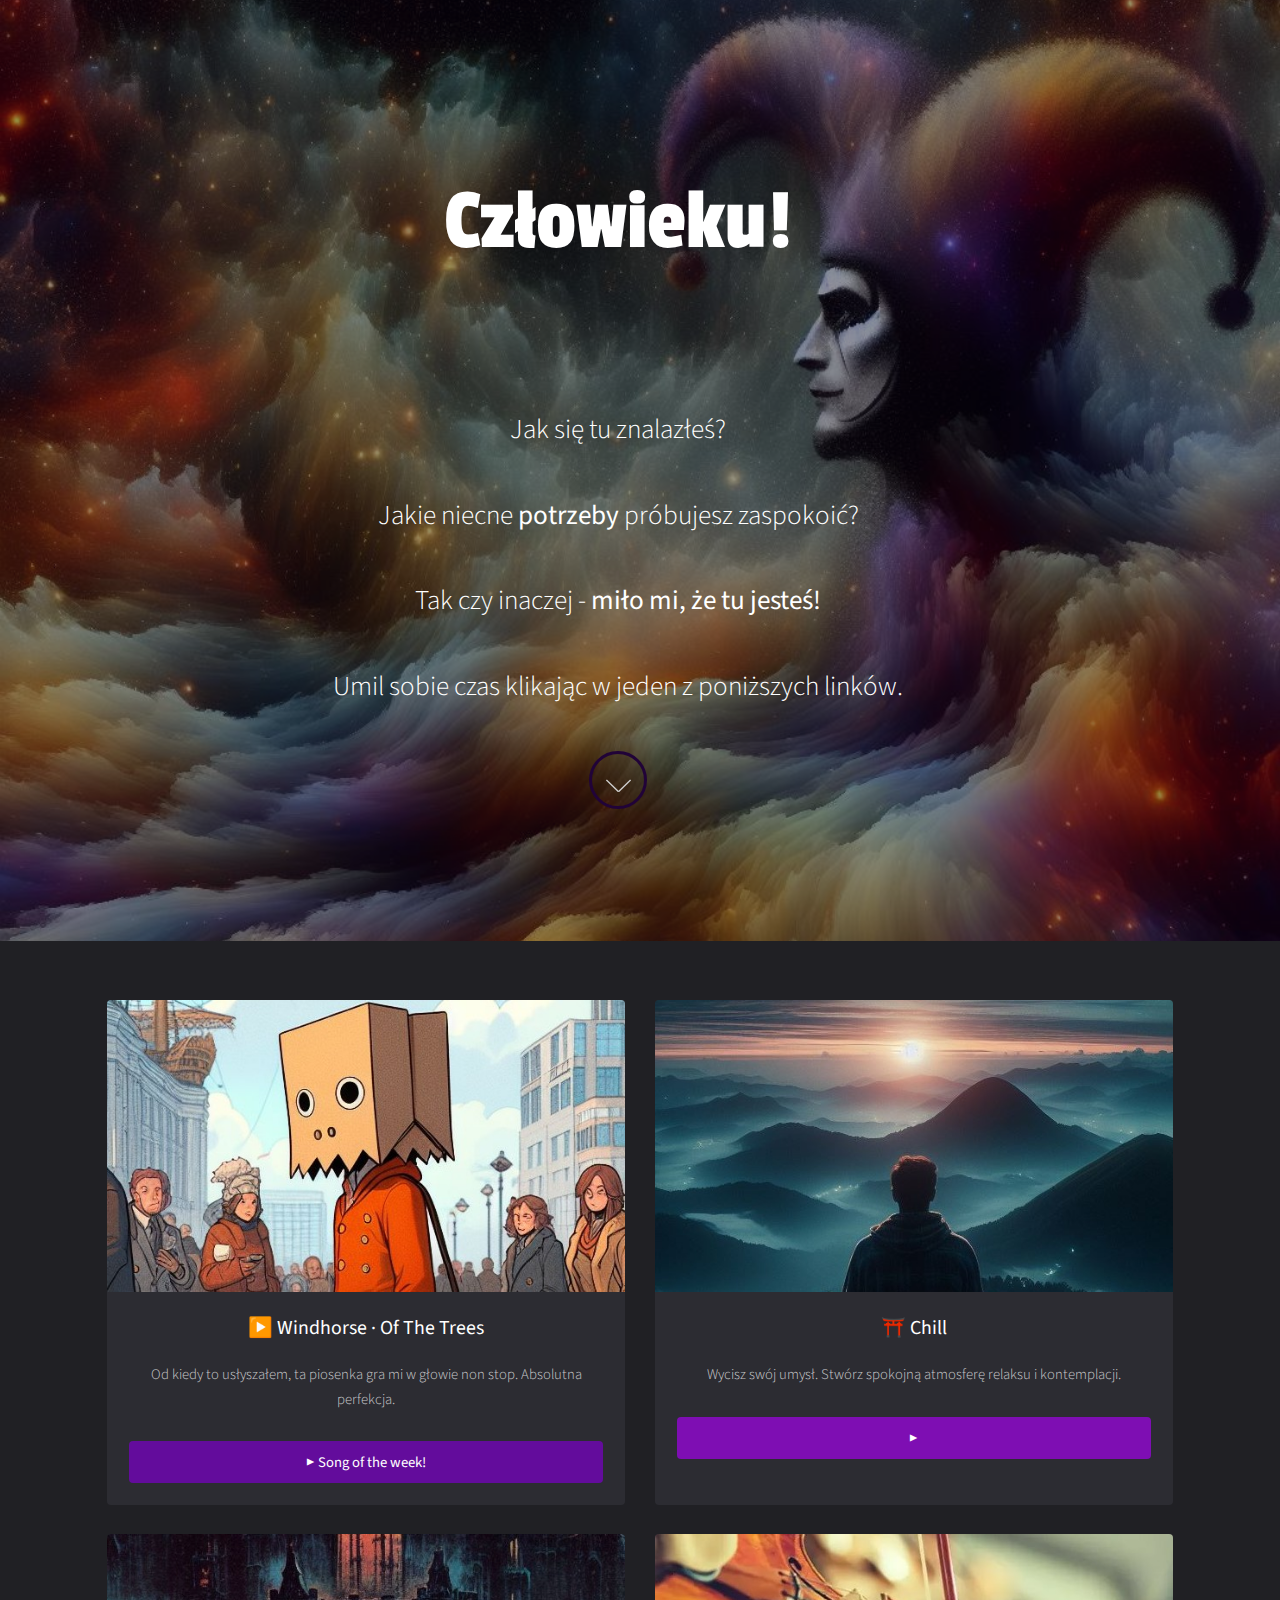
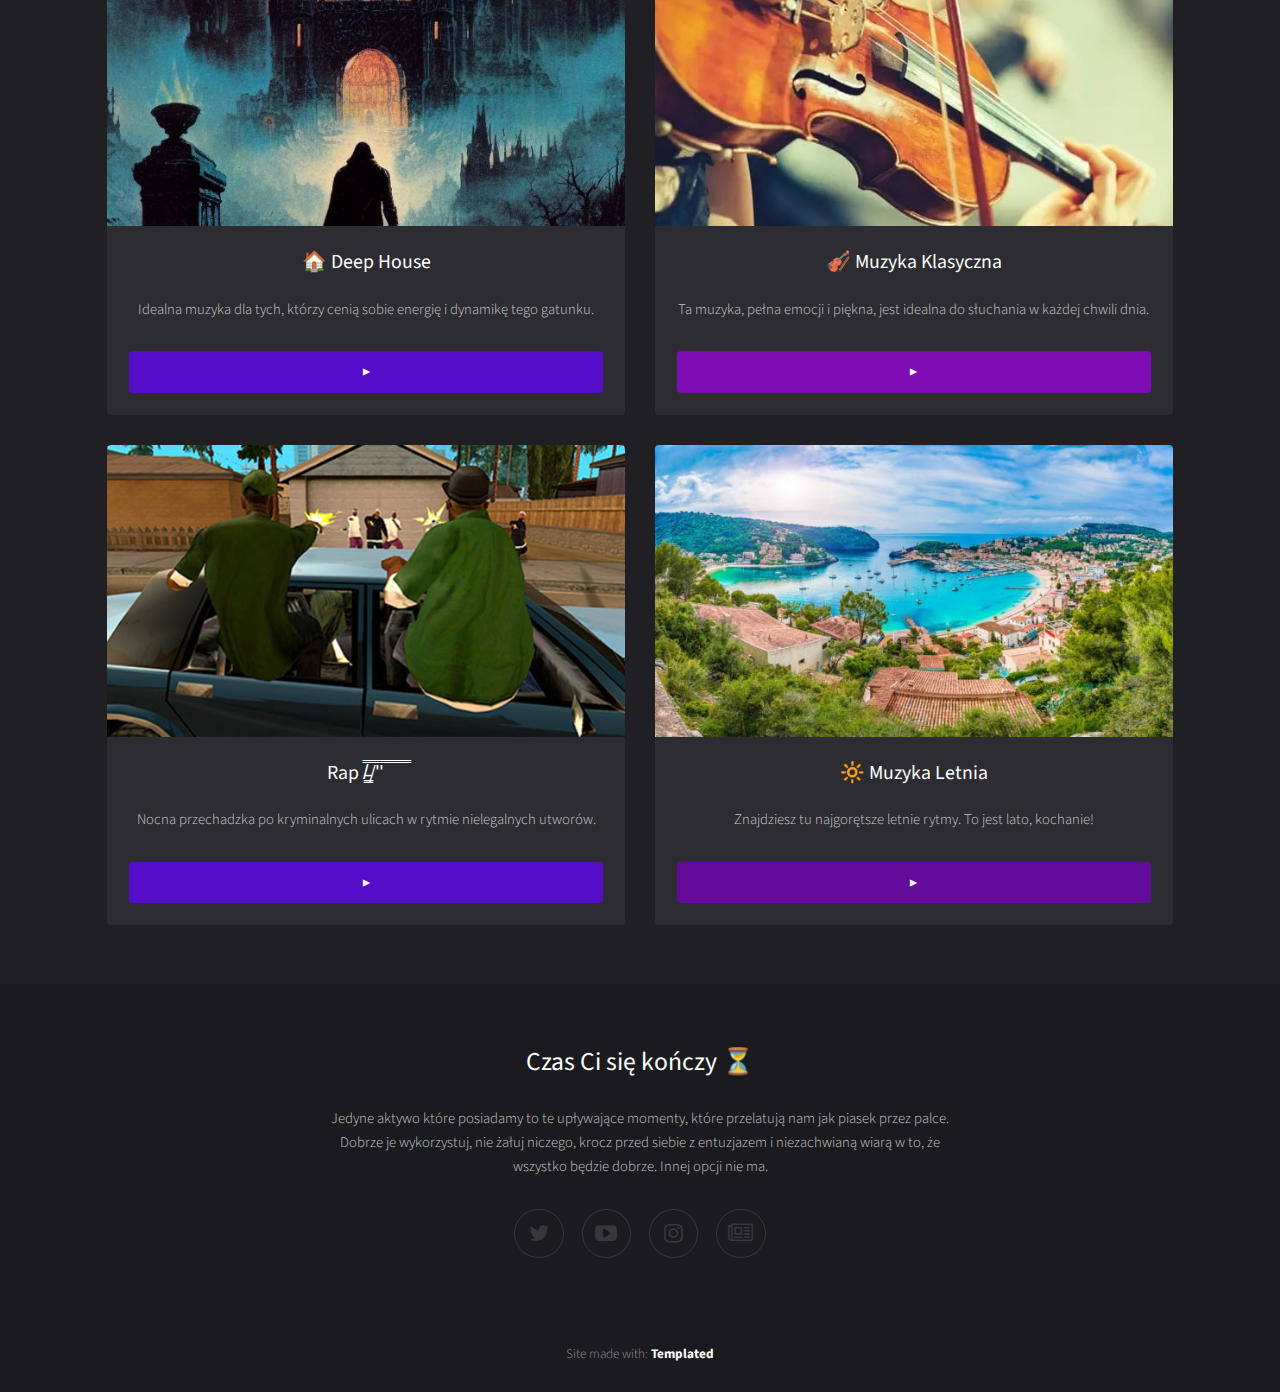
<file: index.html>
<!DOCTYPE html>

<html>
  <head>
    <title>We all jesters</title>
    <meta charset="utf-8" />
    <meta
      name="robots"
      content="index, follow, max-image-preview:large, max-snippet:-1, max-video-preview:-1"
    />
    <meta
      name="description"
      content="A curated collection of YouTube music playlists spanning various genres, including house, deep house, chillstep, classical music, rap, and more."
    />
    <meta
      name="keywords"
      content="YouTube playlists, chillstep, music, house, deep house, classical, rap, genre"
    />
    <meta name="viewport" content="width=device-width, initial-scale=1" />
    <link rel="stylesheet" href="assets/css/main.css" />
    <link
      rel="shortcut icon"
      type="image/png"
      href="logo-jester-big-removebg-preview.png"
    />
  </head>
  <body id="top">
    <!-- Banner -->
    <!--
				To use a video as your background, set data-video to the name of your video without
				its extension (eg. images/banner). Your video must be available in both .mp4 and .webm
				formats to work correctly.
			-->
    <section id="banner" data-video="images/banner1">
      <div class="inner">
        <header>
          <h1>Człowieku!</h1>
          <p style="padding-top: 2rem">Jak się tu znalazłeś?</p>
          <p>Jakie niecne <b>potrzeby</b> próbujesz zaspokoić?</p>
          <p>Tak czy inaczej - <b>miło mi, że tu jesteś!</b></p>
          <p>Umil sobie czas klikając w jeden z poniższych linków.</p>
          <a href="#main" class="more">Learn More</a>
        </header>
      </div>
    </section>

    <!-- Main -->
    <div id="main">
      <div class="inner">
        <!-- Boxes https://img.youtube.com/vi/E5gSluSDXaU/0.jpg -->
        <div class="thumbnails">
          <div class="box">
            <a
              href="https://youtu.be/QkTIrTkrupc?si=Lvgpz9zGz98gOGgZ"
              class="image fit"
              ><img
                src="images/AI-BagOnHead-jesters.jpg"
                alt="Character walking at the street with the paper bag on the head"
                width="600"
                height="338"
            /></a>

            <div class="inner">
              <h3>▶️ Windhorse · Of The Trees</h3>
              <p>
                Od kiedy to usłyszałem, ta piosenka gra mi w głowie non stop.
                Absolutna perfekcja.
              </p>
              <a
                href="https://youtu.be/QkTIrTkrupc?si=Lvgpz9zGz98gOGgZ"
                class="button fit"
                data-poptrox="youtube,800x400"
                >▶ Song of the week!</a
              >
            </div>
          </div>

          <!-- <div class="box">
            <a
              href="https://youtu.be/AMTO5HeygfA?list=PLwn3xi7ol0hoYSSFuiqUaFzMgL87ESi6L"
              class="image fit"
              ><img
                src="images/p2.jpg"
                alt="Silent Mind relax and calmness"
                width="600"
                height="338"
            /></a>
            <div class="inner">
              <h3>⛩️ Chill</h3>
              <p>
                Wycisz swój umysł. Stwórz spokojną atmosferę relaksu i
                kontemplacji.
              </p>
              <a
                href="https://youtube.com/playlist?list=PLwn3xi7ol0hoYSSFuiqUaFzMgL87ESi6L&si=m1sHrAIfpIpTQn16"
                class="button style2 fit"
                data-poptrox="youtube,800x400"
                >▶​</a
              >
            </div>
          </div>
          <div class="box">
            <a
              href="https://youtu.be/AMTO5HeygfA?list=PLwn3xi7ol0hoYSSFuiqUaFzMgL87ESi6L"
              class="image fit"
              ><img
                src="images/p2.jpg"
                alt="Silent Mind relax and calmness"
                width="600"
                height="338"
            /></a>
            <div class="inner">
              <h3>⛩️ Chill</h3>
              <p>
                Wycisz swój umysł. Stwórz spokojną atmosferę relaksu i
                kontemplacji.
              </p>
              <a
                href="https://youtube.com/playlist?list=PLwn3xi7ol0hoYSSFuiqUaFzMgL87ESi6L&si=m1sHrAIfpIpTQn16"
                class="button style2 fit"
                data-poptrox="youtube,800x400"
                >▶​</a
              >
            </div>
          </div> -->
          <div class="box">
            <a
              href="https://youtu.be/AMTO5HeygfA?list=PLwn3xi7ol0hoYSSFuiqUaFzMgL87ESi6L"
              class="image fit"
              ><img
                src="images/p2.jpg"
                alt="Silent Mind relax and calmness"
                width="600"
                height="338"
            /></a>
            <div class="inner">
              <h3>⛩️ Chill</h3>
              <p>
                Wycisz swój umysł. Stwórz spokojną atmosferę relaksu i
                kontemplacji.
              </p>
              <a
                href="https://www.youtube.com/watch?v=MO8C00bIKvM&list=PLwn3xi7ol0hoYSSFuiqUaFzMgL87ESi6L&pp=gAQBiAQB"
                class="button style2 fit"
                data-poptrox="youtube,800x400"
                >▶​</a
              >
            </div>
          </div>
          <div class="box">
            <a
              href="https://youtu.be/AzuFpL0xDmE?list=PLwn3xi7ol0hp8u8_FcH2FZeesgfAjbYal"
              class="image fit"
              ><img
                src="images/p3.jpg"
                alt="deep house palace"
                width="600"
                height="338"
            /></a>
            <div class="inner">
              <h3>🏠 Deep House</h3>
              <p>
                Idealna muzyka dla tych, którzy cenią sobie energię i dynamikę
                tego gatunku.
              </p>
              <a
                href="https://www.youtube.com/watch?v=XD9h53oEVG8&list=PLwn3xi7ol0hp8u8_FcH2FZeesgfAjbYal"
                class="button style3 fit"
                data-poptrox="youtube,800x400"
                >▶​</a
              >
            </div>
          </div>

          <div class="box">
            <a
              href="https://youtu.be/9cNQFB0TDfY?list=PLwn3xi7ol0hoyXlKATy1wOfATewjHb6HP"
              class="image fit"
              ><img
                src="images/p4.jpg"
                alt="girl playing violin"
                width="600"
                height="338"
            /></a>
            <div class="inner">
              <h3>🎻 Muzyka Klasyczna</h3>
              <p>
                Ta muzyka, pełna emocji i piękna, jest idealna do słuchania w
                każdej chwili dnia.
              </p>
              <a
                href="https://youtube.com/playlist?list=PLwn3xi7ol0hoyXlKATy1wOfATewjHb6HP&si=E8WSOh-2XTd7lLpw"
                class="button style2 fit"
                data-poptrox="youtube,800x400"
                >▶​</a
              >
            </div>
          </div>

          <div class="box">
            <a
              href="https://youtu.be/sPWVejVQcE0?list=PLwn3xi7ol0hpIN8xA7--26M5XdLW1S4Hk"
              class="image fit"
              ><img
                src="images/p5.jpg"
                alt="gun battles on the San Andreas streets"
                width="600"
                height="338"
            /></a>
            <div class="inner">
              <h3>Rap /̵͇̿̿/'̿'̿ ̿ ̿̿ ̿̿ ̿̿</h3>
              <p>
                Nocna przechadzka po kryminalnych ulicach w rytmie nielegalnych
                utworów.
              </p>
              <a
                href="https://youtube.com/playlist?list=PLwn3xi7ol0hpIN8xA7--26M5XdLW1S4Hk&si=aYSN2DQ6mu-epSsU"
                class="button style3 fit"
                data-poptrox="youtube,800x400"
                >▶​</a
              >
            </div>
          </div>

          <div class="box">
            <a
              href="https://www.youtube.com/watch?v=OvNAo2tPCBo&list=PLwn3xi7ol0hoc8fuStrWf8CuJJ0j8Y1on&pp=gAQB"
              class="image fit"
              ><img
                src="images/p6.jpg"
                alt="Sunny beach in Mallorca"
                width="600"
                height="338"
            /></a>
            <div class="inner">
              <h3>🔆 Muzyka Letnia</h3>
              <p>
                Znajdziesz tu najgorętsze letnie rytmy. To jest lato, kochanie!
              </p>
              <a
                href="https://www.youtube.com/watch?v=OvNAo2tPCBo&list=PLwn3xi7ol0hoc8fuStrWf8CuJJ0j8Y1on&pp=gAQB"
                class="button fit"
                data-poptrox="youtube,800x400"
                >▶​</a
              >
            </div>
          </div>
        </div>
      </div>
    </div>

    <!-- Footer -->
    <footer id="footer">
      <div class="inner">
        <h2>Czas Ci się kończy ⏳</h2>

        <p>
          Jedyne aktywo które posiadamy to te upływające momenty, które
          przelatują nam jak piasek przez palce. Dobrze je wykorzystuj, nie
          żałuj niczego, krocz przed siebie z entuzjazem i niezachwianą wiarą w
          to, że wszystko będzie dobrze. Innej opcji nie ma.
        </p>

        <p></p>
        <ul class="icons">
          <li>
            <a href="https://x.com/JesterPawel" class="icon fa-twitter"
              ><span class="label">X-Twitter</span></a
            >
          </li>
          <li>
            <a
              href="https://www.youtube.com/@uuhuu"
              class="icon fa-youtube-play"
              ><span class="label">Facebook</span></a
            >
          </li>
          <li>
            <a
              href="https://www.instagram.com/nieznanypodlasianin/"
              class="icon fa-instagram"
              ><span class="label">Instagram</span></a
            >
          </li>
          <li>
            <a
              href="https://propagandablog.netlify.app/"
              class="icon fa-newspaper-o"
              ><span class="label">Blog</span></a
            >
          </li>
        </ul>
      </div>
    </footer>

    <div class="copyright">
      <!-- Future blog site -->
      <!-- <p><a href="blog.html">Here you can read more</a></p> -->
      Site made with: <a href="https://templated.co/">Templated</a>
    </div>

    <!-- Scripts -->
    <script src="assets/js/jquery.min.js"></script>
    <script src="assets/js/jquery.scrolly.min.js"></script>
    <script src="assets/js/jquery.poptrox.min.js"></script>
    <script src="assets/js/skel.min.js"></script>
    <script src="assets/js/util.js"></script>
    <script src="assets/js/main.js"></script>
  </body>
</html>
</file>
<file: assets/css/main.css>
@charset "UTF-8";
@import url(font-awesome.min.css);
@import url("https://fonts.googleapis.com/css?family=Source+Sans+Pro:300,400|Passion+One:400");

/*
	Full Motion by TEMPLATED
	templated.co @templatedco
	Released for free under the Creative Commons Attribution 3.0 license (templated.co/license)
*/

/* Reset */

html,
body,
div,
span,
applet,
object,
iframe,
h1,
h2,
h3,
h4,
h5,
h6,
p,
blockquote,
pre,
a,
abbr,
acronym,
address,
big,
cite,
code,
del,
dfn,
em,
img,
ins,
kbd,
q,
s,
samp,
small,
strike,
strong,
sub,
sup,
tt,
var,
b,
u,
i,
center,
dl,
dt,
dd,
ol,
ul,
li,
fieldset,
form,
label,
legend,
table,
caption,
tbody,
tfoot,
thead,
tr,
th,
td,
article,
aside,
canvas,
details,
embed,
figure,
figcaption,
footer,
header,
hgroup,
menu,
nav,
output,
ruby,
section,
summary,
time,
mark,
audio,
video {
  margin: 0;
  padding: 0;
  border: 0;
  font-size: 100%;
  font: inherit;
  vertical-align: baseline;
}
.image.fit img {
  width: 100%;
  height: auto;
}
article,
aside,
details,
figcaption,
figure,
footer,
header,
hgroup,
menu,
nav,
section {
  display: block;
}

body {
  line-height: 1;
}

ol,
ul {
  list-style: none;
}

blockquote,
q {
  quotes: none;
}

blockquote:before,
blockquote:after,
q:before,
q:after {
  content: "";
  content: none;
}

table {
  border-collapse: collapse;
  border-spacing: 0;
}

body {
  -webkit-text-size-adjust: none;
}

/* Box Model */

*,
*:before,
*:after {
  -moz-box-sizing: border-box;
  -webkit-box-sizing: border-box;
  box-sizing: border-box;
}

/* Basic */

@-ms-viewport {
  width: device-width;
}

body {
  -ms-overflow-style: scrollbar;
}

@media screen and (max-width: 480px) {
  html,
  body {
    min-width: 320px;
  }
}

body {
  background: #202024;
}

body.is-loading *,
body.is-loading *:before,
body.is-loading *:after {
  -moz-animation: none !important;
  -webkit-animation: none !important;
  -ms-animation: none !important;
  animation: none !important;
  -moz-transition: none !important;
  -webkit-transition: none !important;
  -ms-transition: none !important;
  transition: none !important;
}

/* Type */

body,
input,
select,
textarea {
  color: rgba(255, 255, 255, 0.75);
  font-family: "Source Sans Pro", sans-serif;
  font-size: 14pt;
  font-weight: 300;
  line-height: 1.65;
}

@media screen and (max-width: 1680px) {
  body,
  input,
  select,
  textarea {
    font-size: 11pt;
  }
}

@media screen and (max-width: 1280px) {
  body,
  input,
  select,
  textarea {
    font-size: 11pt;
  }
}

@media screen and (max-width: 980px) {
  body,
  input,
  select,
  textarea {
    font-size: 12pt;
  }
}

@media screen and (max-width: 736px) {
  body,
  input,
  select,
  textarea {
    font-size: 12pt;
  }
}

@media screen and (max-width: 480px) {
  body,
  input,
  select,
  textarea {
    font-size: 12pt;
  }
}

a {
  -moz-transition: background-color 0.2s ease-in-out, color 0.2s ease-in-out;
  -webkit-transition: background-color 0.2s ease-in-out, color 0.2s ease-in-out;
  -ms-transition: background-color 0.2s ease-in-out, color 0.2s ease-in-out;
  transition: background-color 0.2s ease-in-out, color 0.2s ease-in-out;
  color: rgba(255, 255, 255, 0.75);
  text-decoration: none;
  border-bottom: 1px dotted;
  outline: 0;
}

a:hover {
  color: #fff;
  border: none;
}

strong,
b {
  color: #fff;
  font-weight: 400;
}

em,
i {
  font-style: italic;
}

p {
  margin: 0 0 2em 0;
}

h1,
h2,
h3,
h4,
h5,
h6 {
  color: #fff;
  font-weight: 400;
  line-height: 1.5;
  margin: 0 0 1em 0;
}

h1 a,
h2 a,
h3 a,
h4 a,
h5 a,
h6 a {
  color: inherit;
  text-decoration: none;
}

h2 {
  font-size: 1.75em;
}

h3 {
  font-size: 1.35em;
}

h4 {
  font-size: 1.1em;
}

h5 {
  font-size: 0.9em;
}

h6 {
  font-size: 0.7em;
}

sub {
  font-size: 0.8em;
  position: relative;
  top: 0.5em;
}

sup {
  font-size: 0.8em;
  position: relative;
  top: -0.5em;
}

blockquote {
  border-left: solid 4px rgba(144, 144, 144, 0.25);
  font-style: italic;
  margin: 0 0 2em 0;
  padding: 0.5em 0 0.5em 2em;
}

code {
  background: rgba(144, 144, 144, 0.075);
  border-radius: 4px;
  border: solid 1px rgba(144, 144, 144, 0.25);
  font-family: "Courier New", monospace;
  font-size: 0.9em;
  margin: 0 0.25em;
  padding: 0.25em 0.65em;
}

pre {
  -webkit-overflow-scrolling: touch;
  font-family: "Courier New", monospace;
  font-size: 0.9em;
  margin: 0 0 2em 0;
}

pre code {
  display: block;
  line-height: 1.75;
  padding: 1em 1.5em;
  overflow-x: auto;
}

hr {
  border: 0;
  border-bottom: solid 1px rgba(144, 144, 144, 0.25);
  margin: 2em 0;
}

hr.major {
  margin: 3em 0;
}

.align-left {
  text-align: left;
}

.align-center {
  text-align: center;
}

.align-right {
  text-align: right;
}

/* Section/Article */

section.special,
article.special {
  text-align: center;
}

header p {
  color: rgba(255, 255, 255, 0.5);
  position: relative;
  margin: 0 0 1.5em 0;
}

header h2 + p {
  font-size: 1.25em;
  margin-top: -1em;
}

header h3 + p {
  font-size: 1.1em;
  margin-top: -0.8em;
}

header h4 + p,
header h5 + p,
header h6 + p {
  font-size: 0.9em;
  margin-top: -0.6em;
}

/* Box */

.thumbnails {
  display: -moz-flex;
  display: -webkit-flex;
  display: -ms-flex;
  display: flex;
  -moz-align-items: stretch;
  -webkit-align-items: stretch;
  -ms-align-items: stretch;
  align-items: stretch;
  -moz-justify-content: center;
  -webkit-justify-content: center;
  -ms-justify-content: center;
  justify-content: center;
  -moz-flex-wrap: wrap;
  -webkit-flex-wrap: wrap;
  -ms-flex-wrap: wrap;
  flex-wrap: wrap;
}

.thumbnails .box {
  margin: 0 1em 2em 1em;
  width: 30%;
}

@media screen and (max-width: 1280px) {
  .thumbnails .box {
    width: 45%;
  }
}

@media screen and (max-width: 736px) {
  .thumbnails .box {
    width: 100%;
  }
}

/* Form */

form {
  margin: 0 0 2em 0;
}

label {
  color: #fff;
  display: block;
  font-size: 0.9em;
  font-weight: 400;
  margin: 0 0 1em 0;
}

input[type="text"],
input[type="password"],
input[type="email"],
input[type="tel"],
select,
textarea {
  -moz-appearance: none;
  -webkit-appearance: none;
  -ms-appearance: none;
  appearance: none;
  background: rgba(144, 144, 144, 0.075);
  border-radius: 4px;
  border: none;
  border: solid 1px rgba(144, 144, 144, 0.25);
  color: inherit;
  display: block;
  outline: 0;
  padding: 0 1em;
  text-decoration: none;
  width: 100%;
}

input[type="text"]:invalid,
input[type="password"]:invalid,
input[type="email"]:invalid,
input[type="tel"]:invalid,
select:invalid,
textarea:invalid {
  box-shadow: none;
}

input[type="text"]:focus,
input[type="password"]:focus,
input[type="email"]:focus,
input[type="tel"]:focus,
select:focus,
textarea:focus {
  border-color: #ff8686;
  box-shadow: 0 0 0 1px #ff8686;
}

.select-wrapper {
  text-decoration: none;
  display: block;
  position: relative;
}

.select-wrapper:before {
  content: "";
  -moz-osx-font-smoothing: grayscale;
  -webkit-font-smoothing: antialiased;
  font-family: FontAwesome;
  font-style: normal;
  font-weight: normal;
  text-transform: none !important;
}

.select-wrapper:before {
  color: rgba(144, 144, 144, 0.25);
  display: block;
  height: 2.75em;
  line-height: 2.75em;
  pointer-events: none;
  position: absolute;
  right: 0;
  text-align: center;
  top: 0;
  width: 2.75em;
}

.select-wrapper select::-ms-expand {
  display: none;
}

input[type="text"],
input[type="password"],
input[type="email"],
select {
  height: 2.75em;
}

textarea {
  padding: 0.75em 1em;
}

input[type="checkbox"],
input[type="radio"] {
  -moz-appearance: none;
  -webkit-appearance: none;
  -ms-appearance: none;
  appearance: none;
  display: block;
  float: left;
  margin-right: -2em;
  opacity: 0;
  width: 1em;
  z-index: -1;
}

input[type="checkbox"] + label,
input[type="radio"] + label {
  text-decoration: none;
  color: rgba(255, 255, 255, 0.75);
  cursor: pointer;
  display: inline-block;
  font-size: 1em;
  font-weight: 300;
  padding-left: 2.4em;
  padding-right: 0.75em;
  position: relative;
}

input[type="checkbox"] + label:before,
input[type="radio"] + label:before {
  -moz-osx-font-smoothing: grayscale;
  -webkit-font-smoothing: antialiased;
  font-family: FontAwesome;
  font-style: normal;
  font-weight: normal;
  text-transform: none !important;
}

input[type="checkbox"] + label:before,
input[type="radio"] + label:before {
  background: rgba(144, 144, 144, 0.075);
  border-radius: 4px;
  border: solid 1px rgba(144, 144, 144, 0.25);
  content: "";
  display: inline-block;
  height: 1.65em;
  left: 0;
  line-height: 1.58125em;
  position: absolute;
  text-align: center;
  top: 0;
  width: 1.65em;
}

input[type="checkbox"]:checked + label:before,
input[type="radio"]:checked + label:before {
  background: #ff8686;
  border-color: #ff8686;
  color: #ffffff;
  content: "\f00c";
}

input[type="checkbox"]:focus + label:before,
input[type="radio"]:focus + label:before {
  border-color: #ff8686;
  box-shadow: 0 0 0 1px #ff8686;
}

input[type="checkbox"] + label:before {
  border-radius: 4px;
}

input[type="radio"] + label:before {
  border-radius: 100%;
}

::-webkit-input-placeholder {
  color: rgba(255, 255, 255, 0.5) !important;
  opacity: 1;
}

:-moz-placeholder {
  color: rgba(255, 255, 255, 0.5) !important;
  opacity: 1;
}

::-moz-placeholder {
  color: rgba(255, 255, 255, 0.5) !important;
  opacity: 1;
}

:-ms-input-placeholder {
  color: rgba(255, 255, 255, 0.5) !important;
  opacity: 1;
}

.formerize-placeholder {
  color: rgba(255, 255, 255, 0.5) !important;
  opacity: 1;
}

/* Box */

.box {
  border-radius: 4px;
  margin-bottom: 2em;
  background: #2c2c32;
  text-align: center;
}

.box > :last-child,
.box > :last-child > :last-child,
.box > :last-child > :last-child > :last-child {
  margin-bottom: 0;
}

.box .image.fit {
  margin: 0;
}

.box .image img {
  border-radius: 4px 4px 0 0;
}

.box .inner {
  padding: 1.5em;
  width: 100% !important;
}

@media screen and (max-width: 480px) {
  .box .inner {
    padding: 1em;
  }
}

.box.alt {
  border: 0;
  border-radius: 0;
  padding: 0;
}

/* Icon */

.icon {
  text-decoration: none;
  border-bottom: none;
  position: relative;
}

.icon:before {
  -moz-osx-font-smoothing: grayscale;
  -webkit-font-smoothing: antialiased;
  font-family: FontAwesome;
  font-style: normal;
  font-weight: normal;
  text-transform: none !important;
}

.icon > .label {
  display: none;
}

/* Image */

.image {
  border-radius: 4px;
  border: 0;
  display: inline-block;
  position: relative;
}

.image img {
  border-radius: 4px;
  display: block;
}

.image.left,
.image.right {
  max-width: 40%;
}

.image.left img,
.image.right img {
  width: 100%;
}

.image.left {
  float: left;
  padding: 0 1.5em 1em 0;
  top: 0.25em;
}

.image.right {
  float: right;
  padding: 0 0 1em 1.5em;
  top: 0.25em;
}

.image.fit {
  display: block;
  margin: 0 0 2em 0;
  width: 100%;
}

.image.fit img {
  width: 100%;
}

.image.main {
  display: block;
  margin: 0 0 3em 0;
  width: 100%;
}

.image.main img {
  width: 100%;
}

/* List */

ol {
  list-style: decimal;
  margin: 0 0 2em 0;
  padding-left: 1.25em;
}

ol li {
  padding-left: 0.25em;
}

ul {
  list-style: disc;
  margin: 0 0 2em 0;
  padding-left: 1em;
}

ul li {
  padding-left: 0.5em;
}

ul.alt {
  list-style: none;
  padding-left: 0;
}

ul.alt li {
  border-top: solid 1px rgba(144, 144, 144, 0.25);
  padding: 0.5em 0;
}

ul.alt li:first-child {
  border-top: 0;
  padding-top: 0;
}

ul.icons {
  cursor: default;
  list-style: none;
  padding-left: 0;
}

ul.icons li {
  display: inline-block;
  text-align: center;
  padding-left: 0;
  padding-right: 1em;
}

ul.icons li a {
  display: block;
  border-radius: 100%;
  margin: 0;
  padding: 0.5em;
  border: solid 1px rgba(144, 144, 144, 0.25);
  color: rgba(144, 144, 144, 0.25);
}

ul.icons li a:before {
  font-size: 1.5em;
  display: block;
  width: 1.5em;
  height: 1.5em;
  line-height: 1.5em;
}

ul.icons li a:hover {
  background-color: #202024;
  color: #fff;
}

ul.icons li:last-child {
  padding-right: 0;
}

ul.actions {
  cursor: default;
  list-style: none;
  padding-left: 0;
}

ul.actions li {
  display: inline-block;
  padding: 0 1em 0 0;
  vertical-align: middle;
}

ul.actions li:last-child {
  padding-right: 0;
}

ul.actions.small li {
  padding: 0 0.5em 0 0;
}

ul.actions.vertical li {
  display: block;
  padding: 1em 0 0 0;
}

ul.actions.vertical li:first-child {
  padding-top: 0;
}

ul.actions.vertical li > * {
  margin-bottom: 0;
}

ul.actions.vertical.small li {
  padding: 0.5em 0 0 0;
}

ul.actions.vertical.small li:first-child {
  padding-top: 0;
}

ul.actions.fit {
  display: table;
  margin-left: -1em;
  padding: 0;
  table-layout: fixed;
  width: calc(100% + 1em);
}

ul.actions.fit li {
  display: table-cell;
  padding: 0 0 0 1em;
}

ul.actions.fit li > * {
  margin-bottom: 0;
}

ul.actions.fit.small {
  margin-left: -0.5em;
  width: calc(100% + 0.5em);
}

ul.actions.fit.small li {
  padding: 0 0 0 0.5em;
}

@media screen and (max-width: 480px) {
  ul.actions {
    margin: 0 0 2em 0;
  }

  ul.actions li {
    padding: 1em 0 0 0;
    display: block;
    text-align: center;
    width: 100%;
  }

  ul.actions li:first-child {
    padding-top: 0;
  }

  ul.actions li > * {
    width: 100%;
    margin: 0 !important;
  }

  ul.actions li > *.icon:before {
    margin-left: -2em;
  }

  ul.actions.small li {
    padding: 0.5em 0 0 0;
  }

  ul.actions.small li:first-child {
    padding-top: 0;
  }
}

dl {
  margin: 0 0 2em 0;
}

dl dt {
  display: block;
  font-weight: 400;
  margin: 0 0 1em 0;
}

dl dd {
  margin-left: 2em;
}

/* Table */

.table-wrapper {
  -webkit-overflow-scrolling: touch;
  overflow-x: auto;
}

table {
  margin: 0 0 2em 0;
  width: 100%;
}

table tbody tr {
  border: solid 1px rgba(144, 144, 144, 0.25);
  border-left: 0;
  border-right: 0;
}

table tbody tr:nth-child(2n + 1) {
  background-color: rgba(144, 144, 144, 0.075);
}

table td {
  padding: 0.75em 0.75em;
}

table th {
  color: #fff;
  font-size: 0.9em;
  font-weight: 400;
  padding: 0 0.75em 0.75em 0.75em;
  text-align: left;
}

table thead {
  border-bottom: solid 2px rgba(144, 144, 144, 0.25);
}

table tfoot {
  border-top: solid 2px rgba(144, 144, 144, 0.25);
}

table.alt {
  border-collapse: separate;
}

table.alt tbody tr td {
  border: solid 1px rgba(144, 144, 144, 0.25);
  border-left-width: 0;
  border-top-width: 0;
}

table.alt tbody tr td:first-child {
  border-left-width: 1px;
}

table.alt tbody tr:first-child td {
  border-top-width: 1px;
}

table.alt thead {
  border-bottom: 0;
}

table.alt tfoot {
  border-top: 0;
}

/* Button */

input[type="submit"],
input[type="reset"],
input[type="button"],
button,
.button {
  -moz-appearance: none;
  -webkit-appearance: none;
  -ms-appearance: none;
  appearance: none;
  -moz-transition: background-color 0.2s ease-in-out, color 0.2s ease-in-out;
  -webkit-transition: background-color 0.2s ease-in-out, color 0.2s ease-in-out;
  -ms-transition: background-color 0.2s ease-in-out, color 0.2s ease-in-out;
  transition: background-color 0.2s ease-in-out, color 0.2s ease-in-out;
  background-color: #630c9c;
  border-radius: 4px;
  border: 0;
  color: #ffffff !important;
  cursor: pointer;
  display: inline-block;
  font-weight: 400;
  height: 2.85em;
  line-height: 2.95em;
  padding: 0 1.5em;
  text-align: center;
  text-decoration: none;
  white-space: nowrap;
}

input[type="submit"]:hover,
input[type="reset"]:hover,
input[type="button"]:hover,
button:hover,
.button:hover {
  background-color: #6c138f;
  border: 1px solid #000;
}

input[type="submit"]:active,
input[type="reset"]:active,
input[type="button"]:active,
button:active,
.button:active {
  background-color: rgb(241, 4, 55);
}

input[type="submit"].icon,
input[type="reset"].icon,
input[type="button"].icon,
button.icon,
.button.icon {
  padding-left: 1.35em;
}

input[type="submit"].icon:before,
input[type="reset"].icon:before,
input[type="button"].icon:before,
button.icon:before,
.button.icon:before {
  margin-right: 0.5em;
}

input[type="submit"].fit,
input[type="reset"].fit,
input[type="button"].fit,
button.fit,
.button.fit {
  display: block;
  margin: 0 0 1em 0;
  width: 100%;
}

input[type="submit"].small,
input[type="reset"].small,
input[type="button"].small,
button.small,
.button.small {
  font-size: 0.8em;
}

input[type="submit"].big,
input[type="reset"].big,
input[type="button"].big,
button.big,
.button.big {
  font-size: 1.35em;
}

input[type="submit"].disabled,
input[type="submit"]:disabled,
input[type="reset"].disabled,
input[type="reset"]:disabled,
input[type="button"].disabled,
input[type="button"]:disabled,
button.disabled,
button:disabled,
.button.disabled,
.button:disabled {
  background-color: rgba(255, 255, 255, 0.75) !important;
  box-shadow: inset 0 -0.15em 0 0 rgba(0, 0, 0, 0.15);
  color: #202024 !important;
  cursor: default;
  opacity: 0.25;
}

input[type="submit"].style2,
input[type="reset"].style2,
input[type="button"].style2,
button.style2,
.button.style2 {
  background-color: rgb(126, 14, 179);
}

input[type="submit"].style2:hover,
input[type="reset"].style2:hover,
input[type="button"].style2:hover,
button.style2:hover,
.button.style2:hover {
  background-color: #6c138f;
  border: 1px solid #000;
}

input[type="submit"].style2:active,
input[type="reset"].style2:active,
input[type="button"].style2:active,
button.style2:active,
.button.style2:active {
  background-color: rgb(241, 4, 55);
}

input[type="submit"].style3,
input[type="reset"].style3,
input[type="button"].style3,
button.style3,
.button.style3 {
  background-color: #550dc9;
}

input[type="submit"].style3:hover,
input[type="reset"].style3:hover,
input[type="button"].style3:hover,
button.style3:hover,
.button.style3:hover {
  background-color: #6c138f;
  border: 1px solid #000;
}

input[type="submit"].style3:active,
input[type="reset"].style3:active,
input[type="button"].style3:active,
button.style3:active,
.button.style3:active {
  background-color: rgb(241, 4, 55);
}

@media screen and (max-width: 480px) {
  input[type="submit"],
  input[type="reset"],
  input[type="button"],
  button,
  .button {
    padding: 0;
  }
}

/* Poptrox */

.poptrox-popup {
  -moz-box-sizing: content-box;
  -webkit-box-sizing: content-box;
  -ms-box-sizing: content-box;
  box-sizing: content-box;
  background: #000;
  box-shadow: 0 0.5em 3em 0 rgba(0, 0, 0, 0.25);
  border-radius: 4px;
  padding: 2em;
  overflow: hidden;
}

.poptrox-popup .closer {
  -moz-transition: opacity 0.2s ease-in-out;
  -webkit-transition: opacity 0.2s ease-in-out;
  -ms-transition: opacity 0.2s ease-in-out;
  transition: opacity 0.2s ease-in-out;
  text-decoration: none;
  position: absolute;
  top: 0.5em;
  right: 0.5em;
  z-index: 11000;
  -webkit-tap-highlight-color: rgba(255, 255, 255, 0);
  white-space: nowrap;
  text-indent: 2em;
  overflow: hidden;
  width: 2em;
  height: 2em;
  display: block;
}

.poptrox-popup .closer:before {
  content: "\f00d";
  -moz-osx-font-smoothing: grayscale;
  -webkit-font-smoothing: antialiased;
  font-family: FontAwesome;
  font-style: normal;
  font-weight: normal;
  text-transform: none !important;
  display: block;
  position: relative;
  text-indent: 0;
  border-radius: 100%;
  box-shadow: inset 0 0 0 1px rgba(255, 255, 255, 0.25);
  color: #ffffff !important;
  width: 2em;
  height: 2em;
  line-height: 2em;
}

.poptrox-popup:hover .closer {
  opacity: 0.5;
}

.poptrox-popup:hover .closer:hover {
  opacity: 1;
}

@media screen and (max-width: 736px) {
  .poptrox-popup {
    padding: 0;
  }

  .poptrox-popup .closer {
    display: none !important;
  }
}

/* Banner */

#banner {
  -moz-align-items: center;
  -webkit-align-items: center;
  -ms-align-items: center;
  align-items: center;
  display: -moz-flex;
  display: -webkit-flex;
  display: -ms-flex;
  display: flex;
  -moz-justify-content: center;
  -webkit-justify-content: center;
  -ms-justify-content: center;
  justify-content: center;
  padding: 12em 7em 8em 4em;
  min-height: 70vh;
  background-image: url("../../images/banner1.jpg");
  background-position: center;
  background-size: cover;
  background-repeat: no-repeat;
  border-top: 0;
  position: relative;
  text-align: center;
  overflow: hidden;
}

#banner .inner {
  text-align: center;
  position: relative;
  z-index: 2;
}

#banner h1 {
  color: #fff;
  font-size: 6em;
  font-weight: 400;
  font-family: "Passion One", cursive;
  margin-top: -20px;
}

@media screen and (max-width: 980px) {
  #banner h1 {
    font-size: 5em;
  }
}

@media screen and (max-width: 736px) {
  #banner h1 {
    font-size: 3em;
  }
}

#banner p {
  color: rgb(255 255 255);
  font-size: 1.7rem;
  font-weight: 300;
}

@media screen and (max-width: 980px) {
  #banner p {
    font-size: 1.5em;
  }
}

@media screen and (max-width: 480px) {
  #banner p {
    font-size: 1.25em;
  }
}

#banner a {
  color: rgba(255, 255, 255, 0.75);
  text-decoration: none;
  border-bottom: 1px dotted;
}

#banner a:hover {
  color: #fff;
  border: none;
}

#banner .more {
  background-image: url("images/arrow.svg");
  background-position: center 1.35em;
  background-repeat: no-repeat;
  background-size: auto;
  border: 3px solid #210338;
  border-radius: 100%;
  color: rgba(136, 13, 13, 0.75);
  display: block;
  height: 4em;
  text-indent: 4em;
  overflow: hidden;
  white-space: nowrap;
  width: 4em;
  z-index: 2;
  margin: 0 auto 1em auto;
}

#banner .more:hover {
  background-color: rgba(8, 1, 1, 0.952);
  border: 3px solid #4609d6;
  color: #fff;
}

#banner video {
  -moz-transform: translateX(50%) translateY(50%);
  -webkit-transform: translateX(50%) translateY(50%);
  -ms-transform: translateX(50%) translateY(50%);
  transform: translateX(50%) translateY(50%);
  position: absolute;
  bottom: 50%;
  right: 50%;
  width: auto;
  height: auto;
  min-width: 100%;
  min-height: 100%;
  overflow: hidden;
}

#banner:before {
  -moz-transition: opacity 1s ease;
  -webkit-transition: opacity 3s ease;
  -ms-transition: opacity 6s ease;
  transition: opacity 11s ease;
  -moz-transition-delay: 1s;
  -webkit-transition-delay: 1s;
  -ms-transition-delay: 1s;
  transition-delay: 1s;
  content: "";
  background-color: rgba(8, 2, 20, 0.959);
  display: block;
  height: 100%;
  left: 0;
  opacity: 0.45;
  position: absolute;
  top: 0;
  width: 100%;
  z-index: 1;
}

@media screen and (max-width: 1280px) {
  #banner video {
    display: none;
  }
}

@media screen and (max-width: 980px) {
  #banner br {
    display: none;
  }
}

@media screen and (max-width: 736px) {
  #banner {
    min-height: 0;
    padding: 6em 2em 4em 2em;
  }

  #banner br {
    display: none;
  }
}

body.is-loading #banner:before {
  opacity: 1;
}

/* Main */

#main {
  padding: 4em 0 2em 0;
}

@media screen and (max-width: 736px) {
  #main {
    padding: 3em 0 1em 0;
  }
}

#main .inner {
  width: 90%;
  max-width: 80em;
  margin: 0 auto;
}

@media screen and (max-width: 480px) {
  #main .inner {
    width: 95%;
  }
}

/* Footer */

#footer {
  padding: 4em 0 2em 0;
  background-color: #1b1b1f;
  text-align: center;
}

#footer .inner {
  width: 50%;
  margin: 0 auto;
}

@media screen and (max-width: 980px) {
  #footer .inner {
    width: 75%;
  }
}

@media screen and (max-width: 480px) {
  #footer .inner {
    width: 90%;
  }
}

#footer .copyright {
  color: rgba(255, 255, 255, 0.5);
  font-size: 0.9em;
  margin: 0 0 2em 0;
  padding: 0;
  text-align: center;
}
.copyright {
  background-color: #1b1b1f;
  color: rgba(255, 255, 255, 0.5);
  font-size: 0.9em;
  padding: 2em 0 2em 0;
  text-align: center;
}
.copyright a {
  color: white;
  border-bottom: none;
  font-weight: 700;
  text-decoration: none;
}

@media screen and (max-width: 736px) {
  #footer {
    padding: 3em 0 1em 0;
  }
}
</file>
